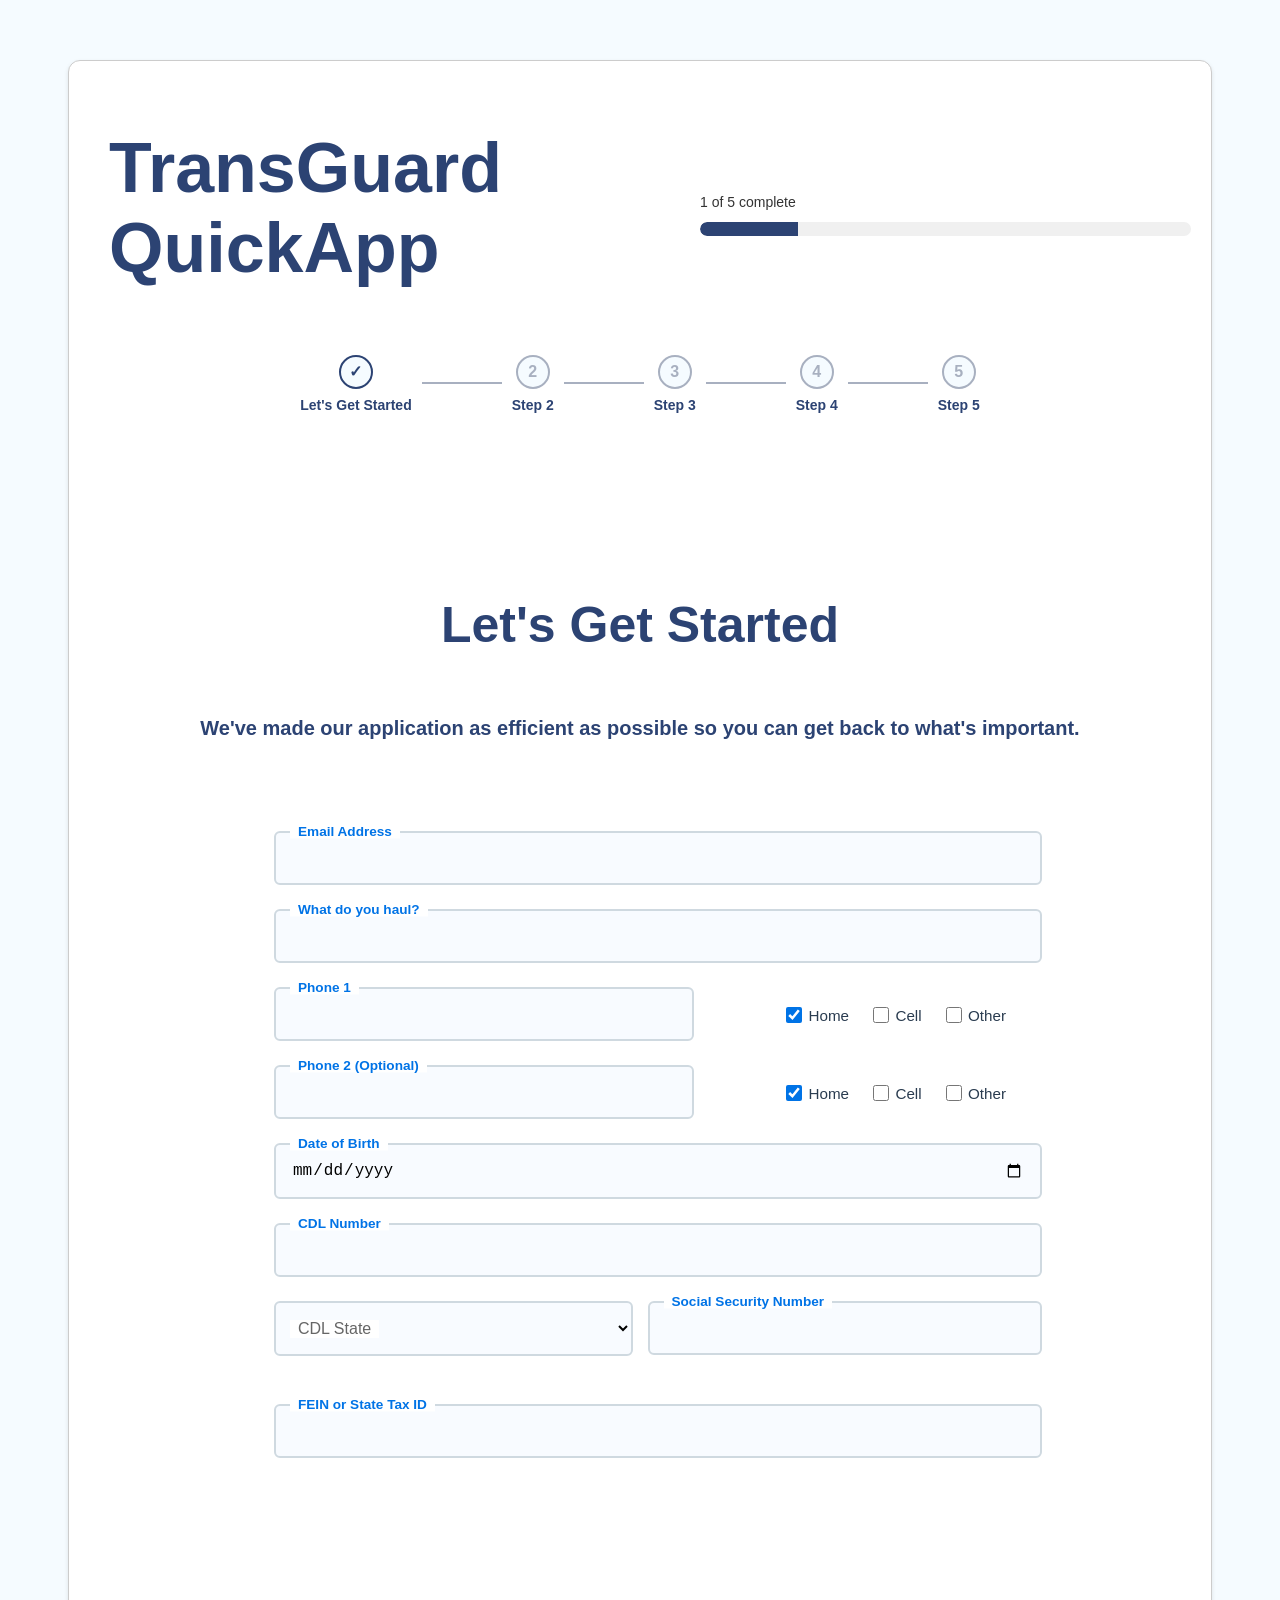
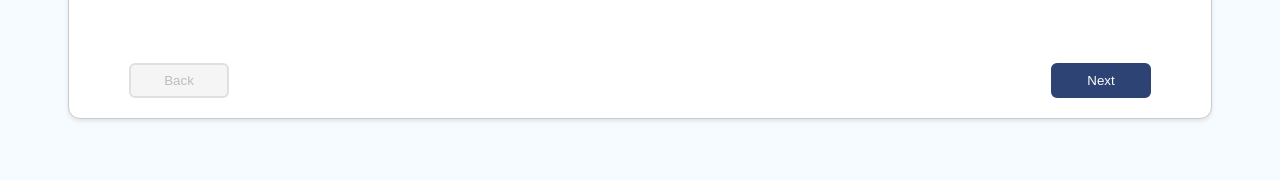
<file: index.html>
<!DOCTYPE html>
<html lang="en">
  <head>
    <meta charset="UTF-8" />
    <meta name="viewport" content="width=device-width, initial-scale=1.0" />
    <title>Form File</title>
    <link rel="stylesheet" href="styles/main.css" />
  </head>
  <body>
    <form class="main-container">
      <div class="head">
        <h1>TransGuard QuickApp</h1>
        <div class="progress-container">
          <p id="progress-text">1 of 5 complete</p>
          <div class="progress-bar">
            <div class="progress-fill"></div>
          </div>
        </div>
      </div>
      <div class="stepper-container">
        <div class="step active">
          <div class="circle">✓</div>
          <p>Let's Get Started</p>
        </div>
        <div class="line"></div>
        <div class="step">
          <div class="circle">2</div>
          <p>Step 2</p>
        </div>
        <div class="line"></div>
        <div class="step">
          <div class="circle">3</div>
          <p>Step 3</p>
        </div>
        <div class="line"></div>
        <div class="step">
          <div class="circle">4</div>
          <p>Step 4</p>
        </div>
        <div class="line"></div>
        <div class="step">
          <div class="circle">5</div>
          <p>Step 5</p>
        </div>
      </div>

      <div class="target">
      </div>

      <div class="form-buttons">
        <button type="button" id="prevBtn" disabled>Back</button>
        <button type="button" id="nextBtn">Next</button>
      </div>
    </form>

    <script src="js/required.js"></script>
    <script src="js/snapping.js"></script>
  </body>
</html>
</file>
<file: styles/main.css>
body {
  background-color: #f5fbff;
  font-family: Arial, sans-serif;
  margin-top: 50px;
}

form {
  display: flex;
  flex-direction: column;
  gap: 20px;
  margin: 60px;
  border: 1px solid #ccc;
  padding: 20px;
  border-radius: 12px;
  background-color: white;
  box-shadow: 0 2px 4px rgba(0, 0, 0, 0.1);
}

.head {
  display: flex;
  gap: 70px;
}

.progress-container {
  display: flex;
  flex-direction: column;
  align-items: flex-start;
  justify-content: center;
  gap: 6px;
  width: 700px;
}

.head h1 {
  color: #2c4373;
  margin-left: 20px;
  font-size: 70px;
}

.progress-container p {
  font-size: 14px;
  color: #333;
  margin-bottom: 6px;
}

.progress-bar {
  width: 100%;
  height: 14px;
  background-color: #f0f0f0;
  border-radius: 8px;
  overflow: hidden;
}

.progress-fill {
  width: 30%;
  height: 100%;
  background-color: #2c4373;
  border-radius: 8px 0 0 8px;
  transition: width 0.4s ease;
}

.stepper-container {
  display: flex;
  align-items: center;
  justify-content: center;
  gap: 10px;
}

.step {
  display: flex;
  flex-direction: column;
  align-items: center;
  position: relative;
}

.circle {
  width: 30px;
  height: 30px;
  border: 2px solid #a8b0c0;
  border-radius: 50%;
  display: flex;
  justify-content: center;
  align-items: center;
  font-weight: bold;
  color: #a8b0c0;
  background-color: #f5fbff;
}

.step.active .circle {
  border-color: #2c4373;
  color: #2c4373;
}

.step.completed .circle {
  background-color: #2c4373;
  color: #fff;
  border-color: #2c4373;
}

.step p {
  margin-top: 8px;
  font-weight: bold;
  color: #2c4373;
  font-size: 14px;
}

.line {
  height: 2px;
  width: 80px;
  background-color: #a8b0c0;
  margin-top: -15px;
}

.line.active {
  background-color: #2c4373;
}

.form-buttons {
  display: flex;
  justify-content: space-between;
  margin: 0px 40px;
}

.form-buttons button {
  background-color: #2c4373;
  color: white;
  border: none;
  padding: 8px 16px;
  border-radius: 6px;
  cursor: pointer;
  width: 100px;
  transition: all 0.3s cubic-bezier(0.4, 0, 0.2, 1);
  position: relative;
  overflow: hidden;
}

#prevBtn {
  background-color: #e3f2fd;
  color: #2196f3;
  border: 2px solid #2196f3;
  font-weight: 500;
  display: flex;
  align-items: center;
  justify-content: center;
  gap: 8px;
}

#prevBtn:hover:not(:disabled) {
  background-color: #bbdefb;
  border-color: #1976d2;
  color: #1976d2;
  transform: translateY(-2px);
  box-shadow: 0 4px 12px rgba(33, 150, 243, 0.3);
}

#prevBtn:disabled {
  background-color: #f5f5f5;
  color: #bdbdbd;
  border-color: #e0e0e0;
  cursor: not-allowed;
  transform: none;
  box-shadow: none;
}

#nextBtn,
#submitBtn {
  background-color: #2c4373;
  border: 2px solid #2c4373;
}

.form-buttons button:not(:disabled):hover {
  transform: translateY(-2px);
  box-shadow: 0 4px 12px rgba(44, 67, 115, 0.3);
}

.form-buttons button:not(:disabled):active {
  transform: translateY(0);
}

.form-buttons button:disabled {
  background-color: #ccc;
  cursor: not-allowed;
}

.floating-label {
  position: absolute;
  left: 1rem;
  top: 50%;
  transform: translateY(-50%);
  background-color: white;
  padding: 0 0.5rem;
  color: #666;
  font-size: 1rem;
  font-weight: 500;
  pointer-events: none;
  transition: all 0.3s ease;
  z-index: 1;
}

.input-container input:focus + .floating-label,
.input-container input:valid + .floating-label,
.input-container input:not(:placeholder-shown) + .floating-label,
.input-container input.has-value + .floating-label,
.input-container input.focused + .floating-label,
.input-container select:focus + .floating-label,
.input-container select:valid + .floating-label,
.input-container select.has-value + .floating-label,
.input-container select.focused + .floating-label {
  top: 0;
  transform: translateY(-50%);
  font-size: 0.85rem;
  color: #0073e6;
  font-weight: 600;
}

input.error,
select.error {
  animation: errorShake 0.4s ease-in-out;
}

@keyframes errorShake {
  0%, 100% {
    transform: translateX(0);
  }
  10%, 30%, 50%, 70%, 90% {
    transform: translateX(-3px);
  }
  20%, 40%, 60%, 80% {
    transform: translateX(3px);
  }
}

@media (max-width: 1200px) {
  body {
    margin-top: 30px;
  }

  form {
    margin: 40px 30px;
    padding: 25px;
  }

  .head {
    flex-direction: column;
    gap: 30px;
    align-items: center;
  }

  .head h1 {
    font-size: 50px;
    margin-left: 0;
    text-align: center;
  }

  .progress-container {
    width: 100%;
    max-width: 600px;
    align-items: center;
  }

  .stepper-container {
    flex-wrap: wrap;
    gap: 8px;
    padding: 0 20px;
  }

  .step p {
    font-size: 12px;
  }

  .circle {
    width: 28px;
    height: 28px;
    font-size: 14px;
  }

  .line {
    width: 60px;
    margin-top: -14px;
  }
}

@media (max-width: 768px) {
  body {
    margin-top: 20px;
  }

  form {
    margin: 20px 15px;
    padding: 15px;
  }

  .head {
    flex-direction: column;
    gap: 20px;
    align-items: center;
  }

  .head h1 {
    font-size: 36px;
    margin-left: 0;
    text-align: center;
  }

  .progress-container {
    width: 100%;
    align-items: center;
  }

  .progress-container p {
    font-size: 12px;
    text-align: center;
  }

  .stepper-container {
    flex-wrap: wrap;
    gap: 5px;
    justify-content: center;
  }

  .step p {
    font-size: 10px;
    text-align: center;
    white-space: nowrap;
  }

  .circle {
    width: 25px;
    height: 25px;
    font-size: 12px;
  }

  .line {
    width: 30px;
    margin-top: -12px;
  }

  .form-buttons {
    flex-direction: column;
    gap: 15px;
    align-items: center;
  }

  .form-buttons button {
    width: 100%;
    max-width: 200px;
    padding: 12px 20px;
  }

  .step:hover .circle {
    transform: none;
  }

  .form-buttons button:not(:disabled):hover {
    transform: none;
    box-shadow: none;
  }
}

@media (max-width: 480px) {
  form {
    margin: 10px 8px;
    padding: 12px;
  }

  .head h1 {
    font-size: 28px;
  }

  .progress-container p {
    font-size: 11px;
  }

  .stepper-container {
    gap: 2px;
  }

  .step p {
    font-size: 8px;
  }

  .circle {
    width: 20px;
    height: 20px;
    font-size: 10px;
  }

  .line {
    width: 20px;
  }

  .form-buttons button {
    padding: 10px 16px;
    font-size: 14px;
  }
}
</file>
